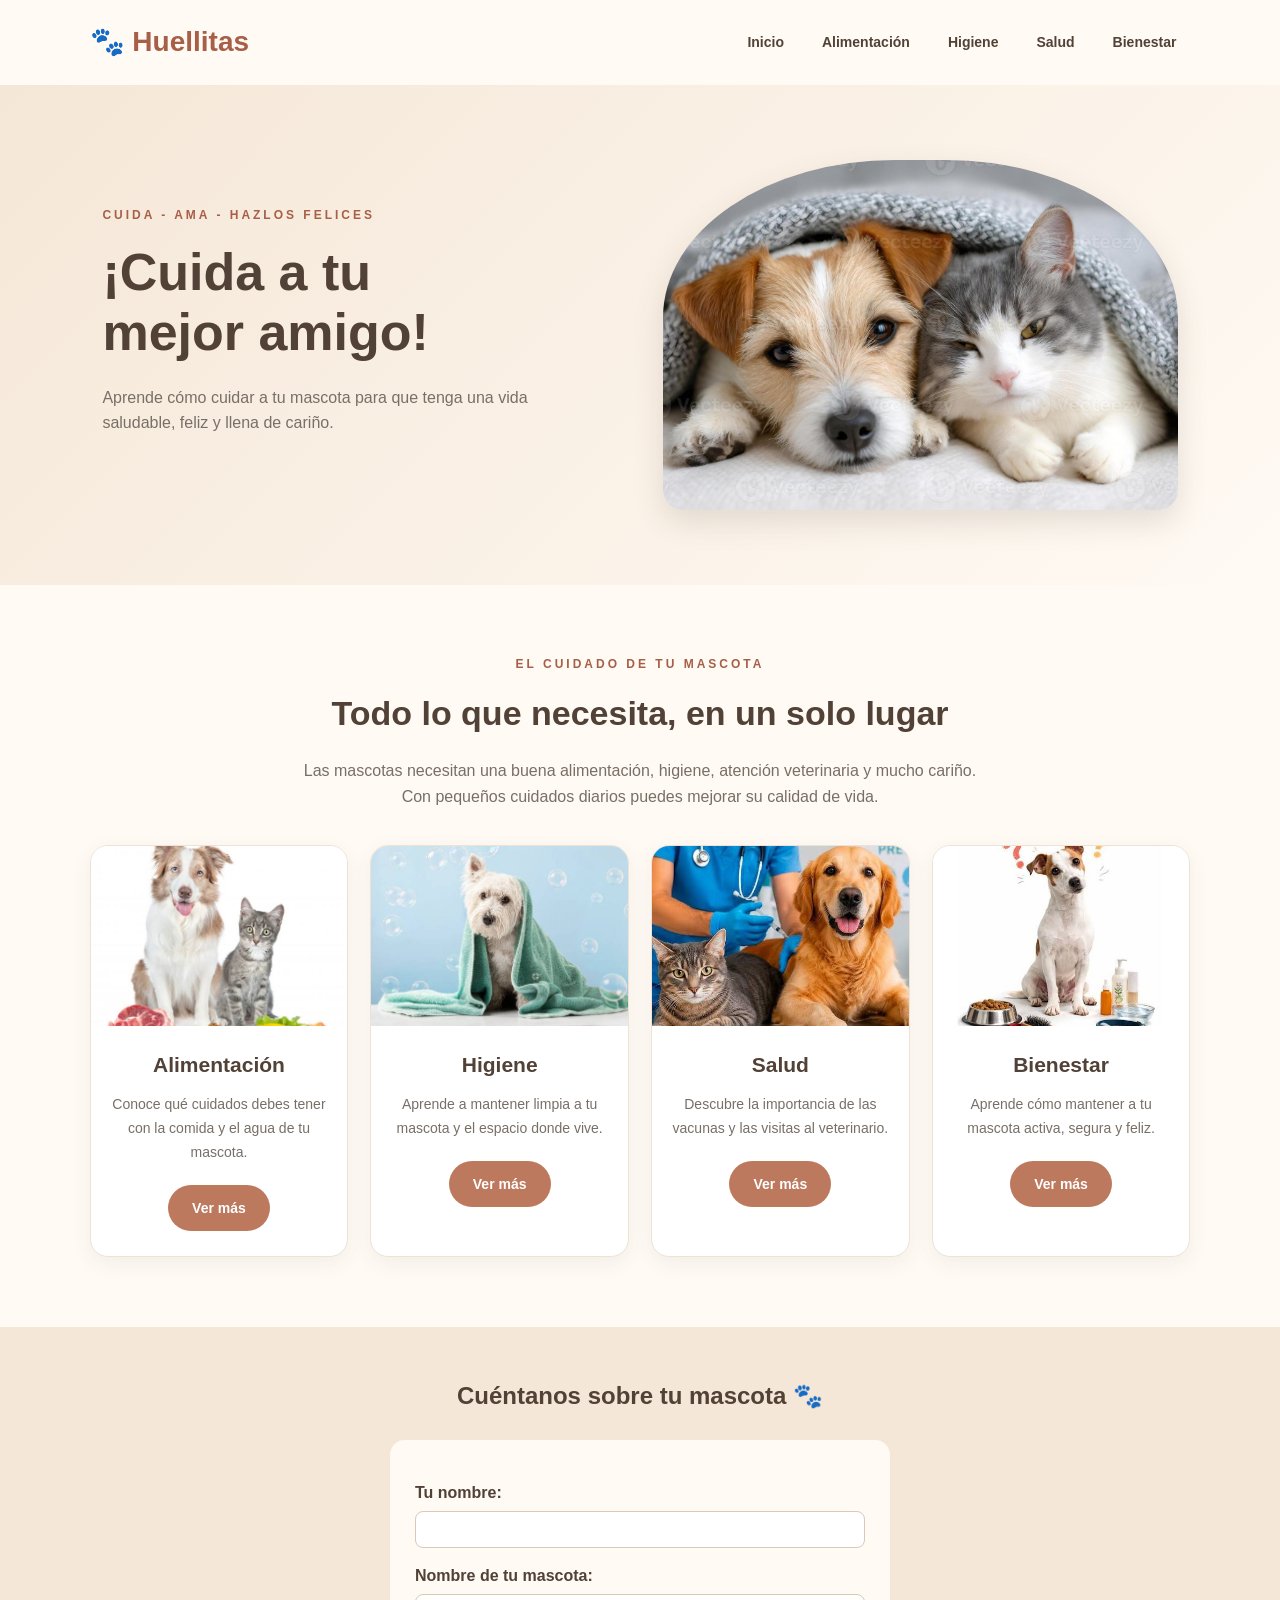
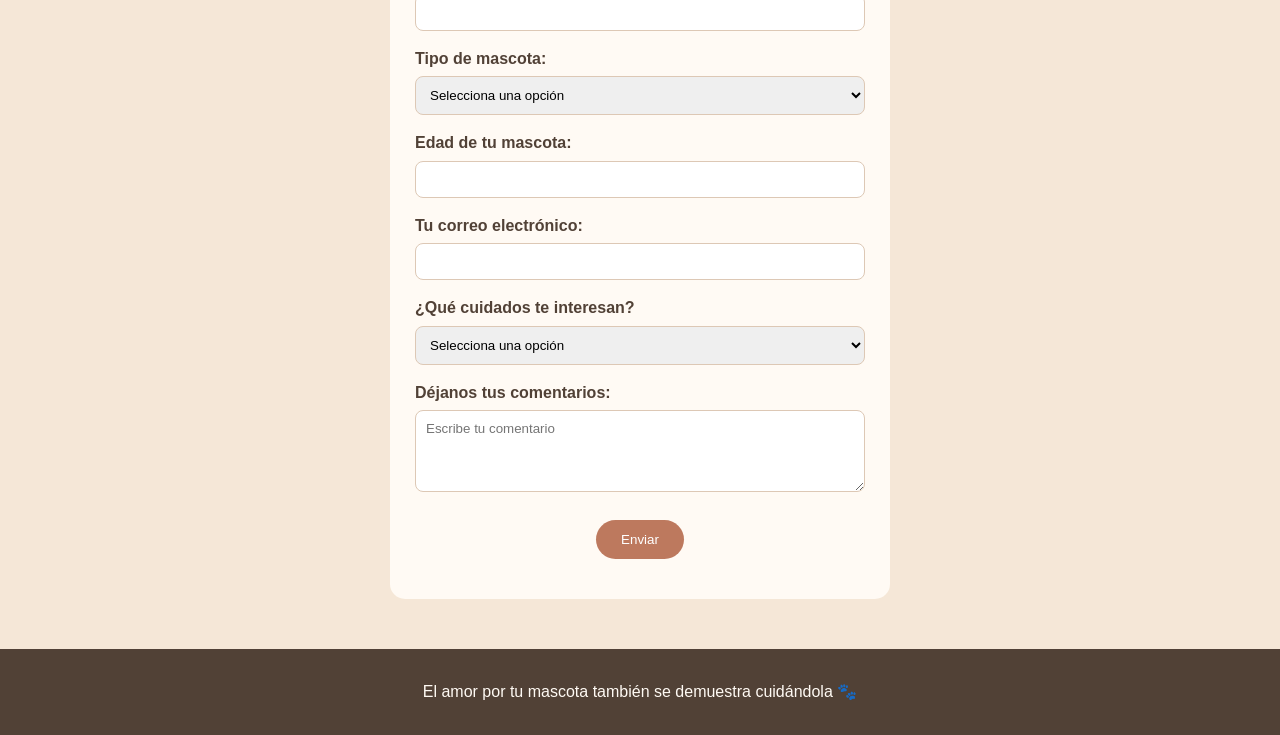
<file: index.html>
<!DOCTYPE html>
<html lang="es">

<head>
    <meta charset="UTF-8">
    <meta name="viewport" content="width=device-width, initial-scale=1.0">
    <title>Huellitas</title>
    <link rel="stylesheet" href="style.css">
</head>

<body>
    <header>
        <h2>🐾 Huellitas</h2>

        <nav>
            <a href="index.html">Inicio</a>
            <a href="alimentacion.html">Alimentación</a>
            <a href="higiene.html">Higiene</a>
            <a href="salud.html">Salud</a>
            <a href="bienestar.html">Bienestar</a>
        </nav>
    </header>
    <section id="inicio">

        <div class="inicio-texto">

            <p class="subtitulo">CUIDA - AMA - HAZLOS FELICES</p>

            <h1>¡Cuida a tu<br>mejor amigo!</h1>

            <p>
                Aprende cómo cuidar a tu mascota para que tenga
                una vida saludable, feliz y llena de cariño.
            </p>

        </div>

        <div class="inicio-imagen">
            <img src="img/img1PG.jpg">
        </div>

    </section>
    <section id="informacion">

        <p class="subtitulo texto-centro">
            EL CUIDADO DE TU MASCOTA
        </p>

        <h2 class="titulo">
            Todo lo que necesita, en un solo lugar
        </h2>

        <p class="descripcion">
            Las mascotas necesitan una buena alimentación,
            higiene, atención veterinaria y mucho cariño.
            Con pequeños cuidados diarios puedes mejorar
            su calidad de vida.
        </p>

        <div class="productos">
            <div class="tarjeta">

                <img src="img/alimentacion.jpg">

                <div class="tarjeta-contenido">

                    <h3>Alimentación</h3>

                    <p>
                        Conoce qué cuidados debes tener con
                        la comida y el agua de tu mascota.
                    </p>

                    <a href="alimentacion.html" class="boton">
                        Ver más
                    </a>

                </div>

            </div>
            <div class="tarjeta">

                <img src="img/Hijiene.jpg">

                <div class="tarjeta-contenido">

                    <h3>Higiene</h3>

                    <p>
                        Aprende a mantener limpia a tu mascota
                        y el espacio donde vive.
                    </p>

                    <a href="higiene.html" class="boton">
                        Ver más
                    </a>

                </div>

            </div>
            <div class="tarjeta">

                <img src="img/Salud.jpg">

                <div class="tarjeta-contenido">

                    <h3>Salud</h3>

                    <p>
                        Descubre la importancia de las vacunas
                        y las visitas al veterinario.
                    </p>

                    <a href="salud.html" class="boton">
                        Ver más
                    </a>

                </div>

            </div>
            <div class="tarjeta">

                <img src="img/bienesatar.jpg">

                <div class="tarjeta-contenido">

                    <h3>Bienestar</h3>

                    <p>
                        Aprende cómo mantener a tu mascota
                        activa, segura y feliz.
                    </p>

                    <a href="bienestar.html" class="boton">
                        Ver más
                    </a>

                </div>

            </div>

        </div>

    </section>
    <section id="formulario">

        <h2>Cuéntanos sobre tu mascota 🐾</h2>

        <form id="formulario-mascota">

            <label for="nombre">Tu nombre:</label>
            <input type="text" id="nombre" name="nombre" required>

            <label for="mascota">Nombre de tu mascota:</label>
            <input type="text" id="mascota" name="mascota" required>

            <label for="tipo">Tipo de mascota:</label>

            <select id="tipo" name="tipo" required>
                <option value="">Selecciona una opción</option>
                <option value="Perro">Perro</option>
                <option value="Gato">Gato</option>
                <option value="Otro">Otro</option>
            </select>

            <label for="edad">Edad de tu mascota:</label>
            <input type="number" id="edad" name="edad" min="0" required>

            <label for="correo">Tu correo electrónico:</label>
            <input type="email" id="correo" name="correo" required>

            <label for="cuidados">¿Qué cuidados te interesan?</label>

            <select id="cuidados" name="cuidados" required>
                <option value="">Selecciona una opción</option>
                <option value="Alimentación">Alimentación</option>
                <option value="Higiene">Higiene</option>
                <option value="Salud">Salud</option>
                <option value="Bienestar">Bienestar</option>
            </select>

            <label for="comentarios">Déjanos tus comentarios:</label>

            <textarea id="comentarios"
                      name="comentarios"
                      rows="4"
                      placeholder="Escribe tu comentario"></textarea>

            <button type="submit">Enviar</button>

            <p id="mensaje"></p>

        </form>

    </section>

    <footer>
        <p>
            El amor por tu mascota también se demuestra cuidándola 🐾
        </p>
    </footer>

    <script src="funtion.js"></script>

</body>
</html>
</file>
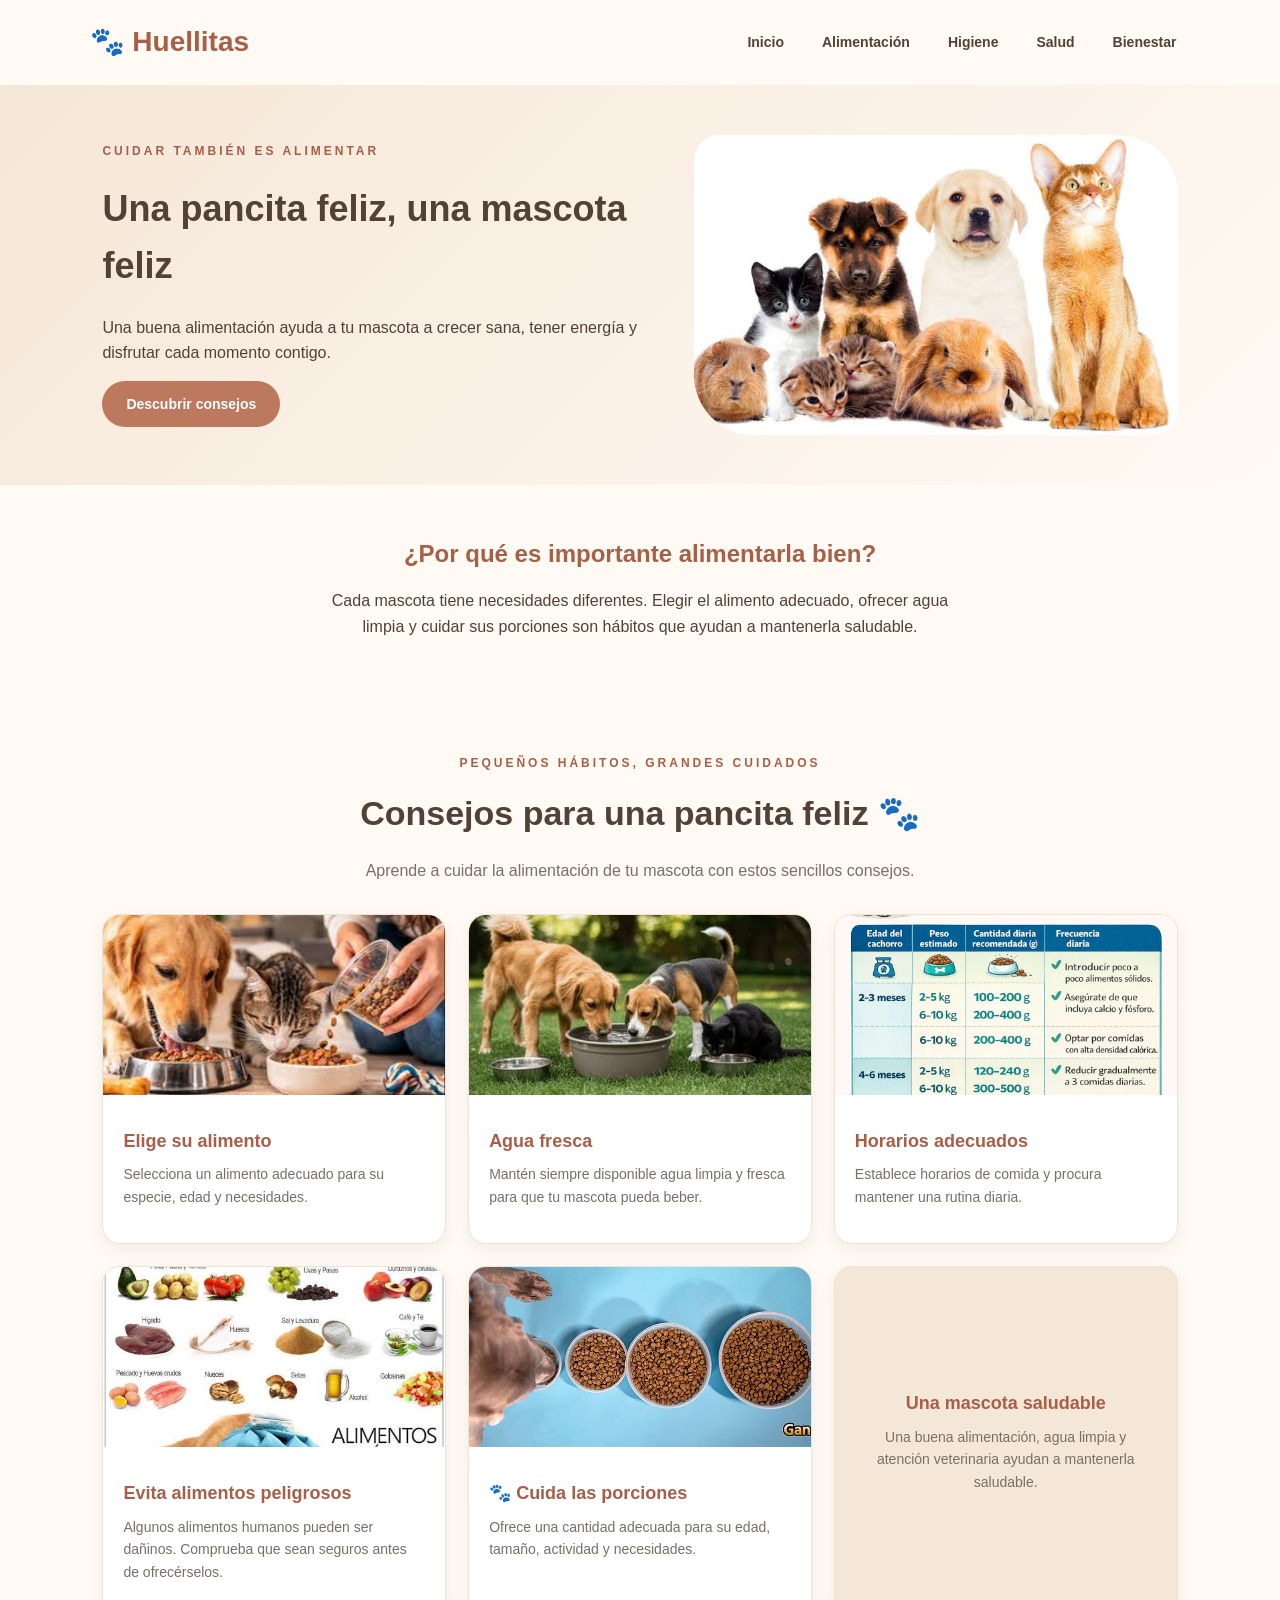
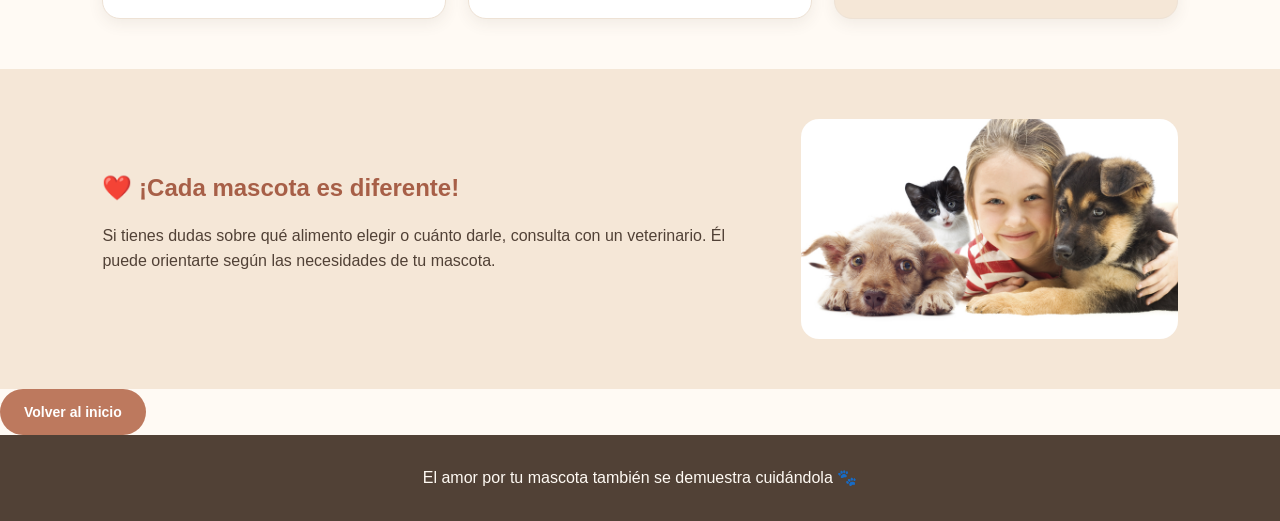
<file: alimentacion.html>
<!DOCTYPE html>
<html lang="es">

<head>
    <meta charset="UTF-8">
    <meta name="viewport" content="width=device-width, initial-scale=1.0">
    <title>Alimentación - Huellitas</title>
    <link rel="stylesheet" href="style.css">
</head>

<body>

    <header>
        <h2>🐾 Huellitas</h2>
        <nav>
            <a href="index.html">Inicio</a>
            <a href="alimentacion.html">Alimentación</a>
            <a href="higiene.html">Higiene</a>
            <a href="salud.html">Salud</a>
            <a href="bienestar.html">Bienestar</a>
        </nav>
    </header>
    <section class="portada-alimentacion">

        <div>
            <p class="subtitulo">CUIDAR TAMBIÉN ES ALIMENTAR</p>

            <h1>Una pancita feliz, una mascota feliz</h1>

            <p>
                Una buena alimentación ayuda a tu mascota
                a crecer sana, tener energía y disfrutar
                cada momento contigo.
            </p>

            <a href="#consejos" class="boton">
                Descubrir consejos 
            </a>
        </div>

        <img src="img/aliM.jpg">

    </section>
    <section class="introduccion-alimentacion">

        <h2>¿Por qué es importante alimentarla bien?</h2>

        <p>
            Cada mascota tiene necesidades diferentes.
            Elegir el alimento adecuado, ofrecer agua limpia
            y cuidar sus porciones son hábitos que ayudan
            a mantenerla saludable.
        </p>

    </section>
    <section id="consejos" class="seccion-alimentacion">

        <p class="subtitulo texto-centro">
            PEQUEÑOS HÁBITOS, GRANDES CUIDADOS
        </p>

        <h2 class="titulo">
            Consejos para una pancita feliz 🐾
        </h2>

        <p class="descripcion">
            Aprende a cuidar la alimentación de tu mascota
            con estos sencillos consejos.
        </p>

        <div class="tarjetas-alimentacion">

            <div class="consejo-alimentacion">
                <img src="img/alimento.jpg"
                     alt="Alimento para mascotas">

                <div class="contenido-consejo">
                    <h3>Elige su alimento</h3>
                    <p>
                        Selecciona un alimento adecuado para su
                        especie, edad y necesidades.
                    </p>
                </div>
            </div>

            <div class="consejo-alimentacion">

                <img src="img/agua.jpg">

                <div class="contenido-consejo">
                    <h3> Agua fresca</h3>

                    <p>
                        Mantén siempre disponible agua limpia
                        y fresca para que tu mascota pueda beber.
                    </p>

                </div>

            </div>
            <div class="consejo-alimentacion">

                <img src="img/horarios.webp"
                     alt="Mascotas en un ambiente tranquilo">

                <div class="contenido-consejo">

                    <h3>Horarios adecuados</h3>

                    <p>
                        Establece horarios de comida y procura
                        mantener una rutina diaria.
                    </p>
                </div>
            </div>
            <div class="consejo-alimentacion">

                <img src="img/toxico.jpg"
                     alt="Cuidado de la salud de una mascota">

                <div class="contenido-consejo">

                    <h3>Evita alimentos peligrosos</h3>

                    <p>
                        Algunos alimentos humanos pueden ser dañinos.
                        Comprueba que sean seguros antes de ofrecérselos.
                    </p>

                </div>

            </div>
            <div class="consejo-alimentacion">

                <img src="img/porciones.jpg">

                <div class="contenido-consejo">

                    <h3>🐾 Cuida las porciones</h3>

                    <p>
                        Ofrece una cantidad adecuada para su edad,
                        tamaño, actividad y necesidades.
                    </p>

                </div>

            </div>
            <div class="consejo-alimentacion tarjeta-final">

                <div class="contenido-consejo">

                    <h3>Una mascota saludable</h3>

                    <p>
                        Una buena alimentación, agua limpia y atención
                        veterinaria ayudan a mantenerla saludable.
                    </p>

                </div>

            </div>

        </div>

    </section>
    <section class="aviso-alimentacion">

        <div>

            <h2>❤️ ¡Cada mascota es diferente!</h2>

            <p>
                Si tienes dudas sobre qué alimento elegir
                o cuánto darle, consulta con un veterinario.
                Él puede orientarte según las necesidades
                de tu mascota.
            </p>

        </div>

        <img src="img/m.png">
    </section>

        <a href="index.html" class="boton">
        Volver al inicio
        </a>

    </div>

    <!-- Pie de página -->
    <footer>

        <p>
            El amor por tu mascota también se demuestra cuidándola 🐾
        </p>

    </footer>

    <script src="funtion.js"></script>

</body>
</html>
</file>
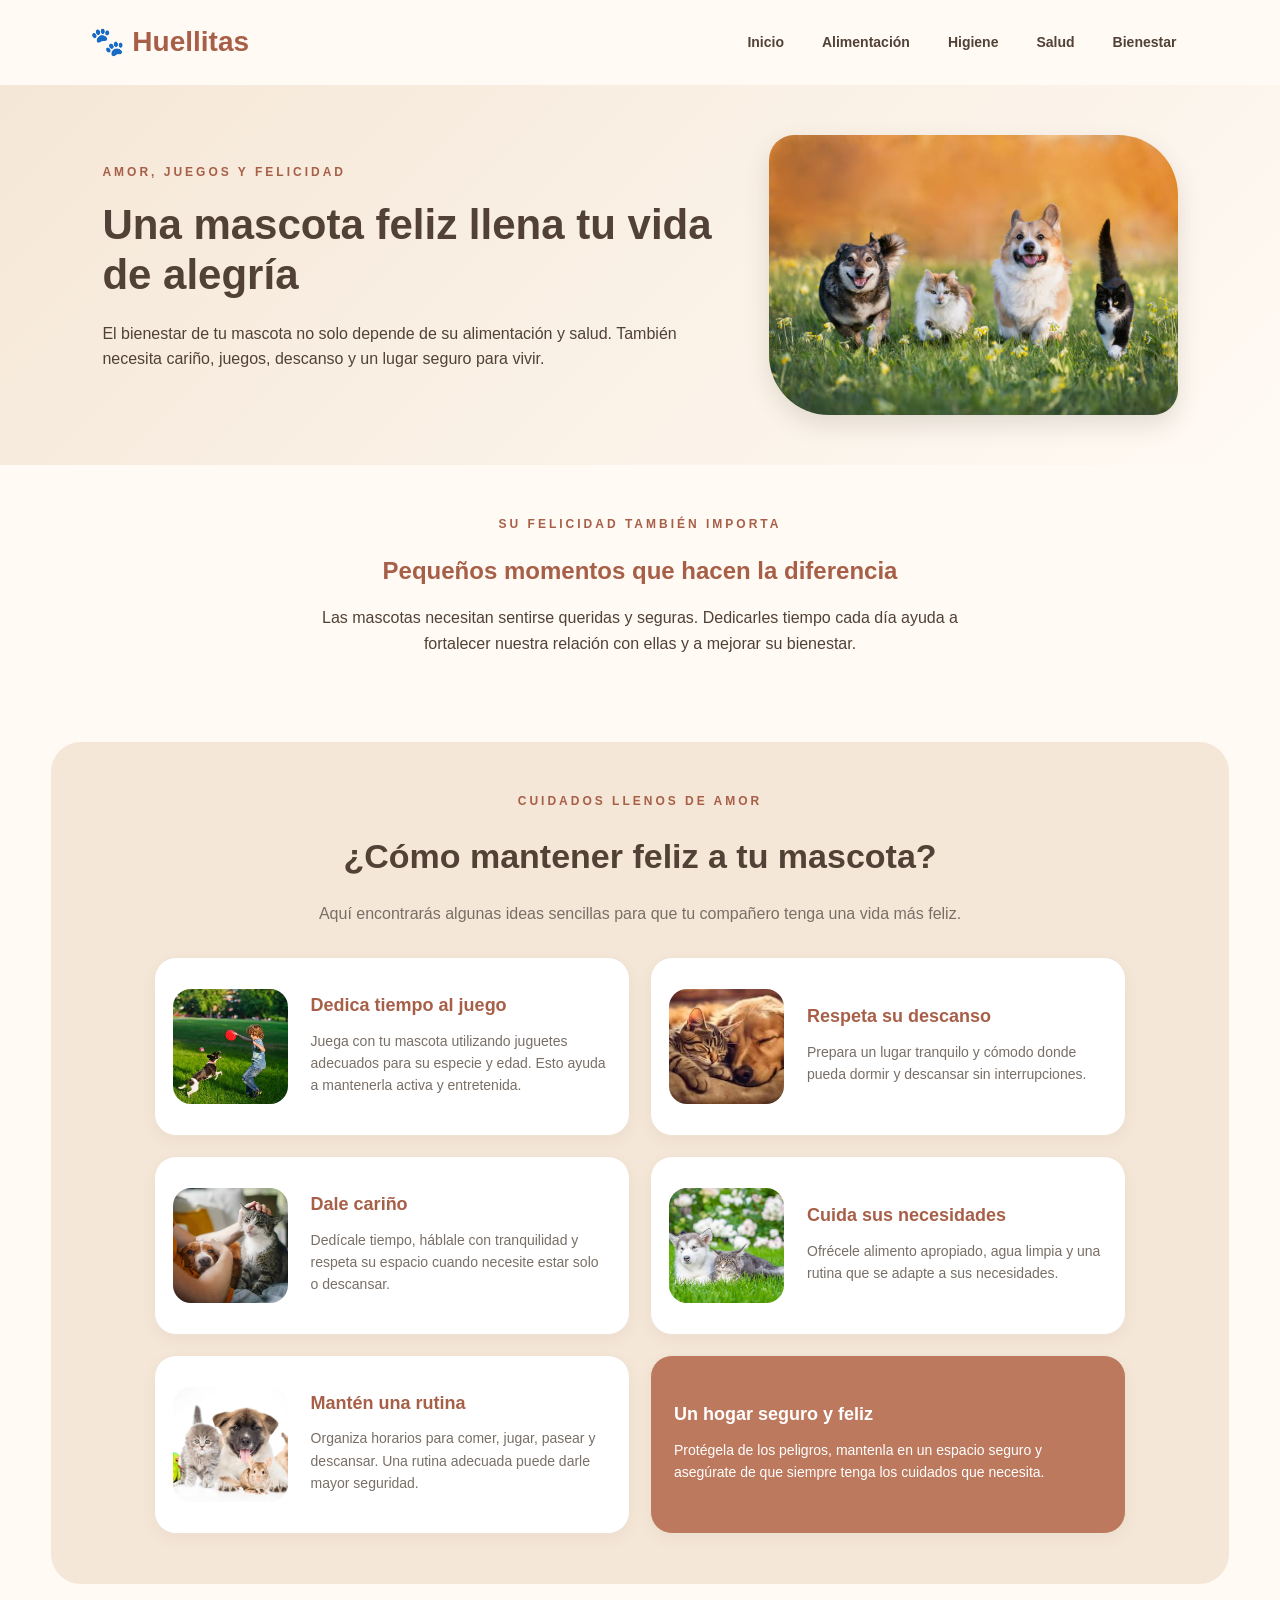
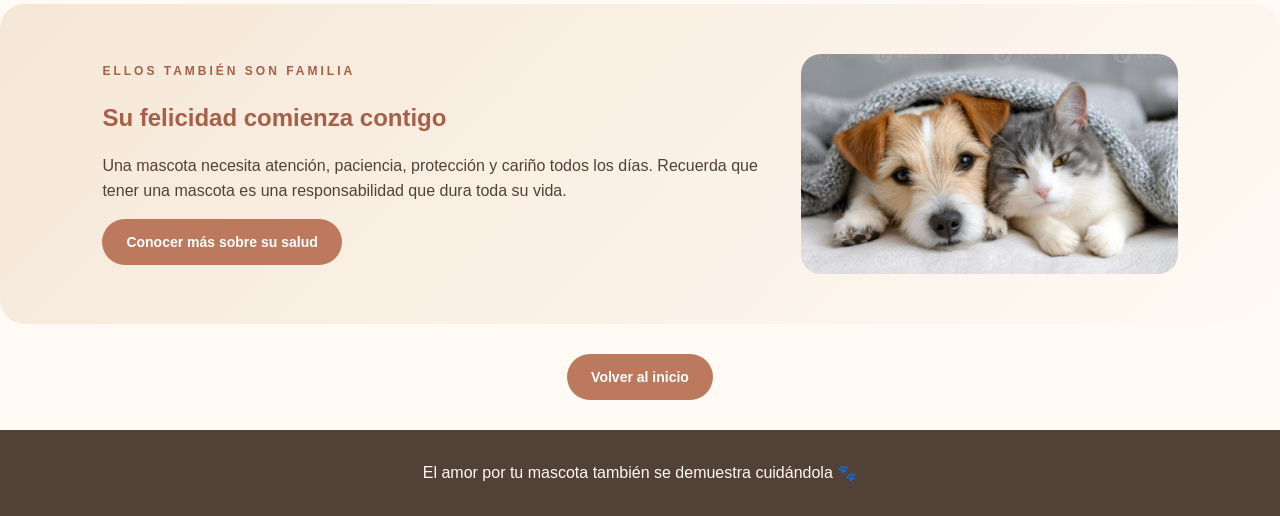
<file: bienestar.html>
<!DOCTYPE html>
<html lang="es">
<head>
    <meta charset="UTF-8">
    <meta name="viewport" content="width=device-width, initial-scale=1.0">

    <title>Bienestar Huellitas</title>

    <link rel="stylesheet" href="style.css">
</head>

<body>

    <header>
        <h2>🐾 Huellitas</h2>

        <nav>
            <a href="index.html">Inicio</a>
            <a href="alimentacion.html">Alimentación</a>
            <a href="higiene.html">Higiene</a>
            <a href="salud.html">Salud</a>
            <a href="bienestar.html">Bienestar</a>
        </nav>
    </header>

    <section class="portada-bienestar">

        <div>
            <p class="subtitulo">AMOR, JUEGOS Y FELICIDAD</p>

            <h1>Una mascota feliz llena tu vida de alegría</h1>

            <p>
                El bienestar de tu mascota no solo depende de su
                alimentación y salud. También necesita cariño,
                juegos, descanso y un lugar seguro para vivir.
            </p>
        </div>
        <img src="img/bien2.jpg">

    </section>
    <section class="introduccion-bienestar">

        <p class="subtitulo">SU FELICIDAD TAMBIÉN IMPORTA</p>

        <h2>Pequeños momentos que hacen la diferencia </h2>

        <p>
            Las mascotas necesitan sentirse queridas y seguras.
            Dedicarles tiempo cada día ayuda a fortalecer
            nuestra relación con ellas y a mejorar su bienestar.
        </p>

    </section>
    <section id="consejos-bienestar" class="seccion-bienestar">

        <p class="subtitulo">CUIDADOS LLENOS DE AMOR</p>

        <h2 class="titulo">¿Cómo mantener feliz a tu mascota?</h2>

        <p class="descripcion">
            Aquí encontrarás algunas ideas sencillas para
            que tu compañero tenga una vida más feliz.
        </p>

        <div class="tarjetas-bienestar">
            <div class="consejo-bienestar">

                <img src="img/jugando.jpg">

                <div class="contenido-bienestar">

                    <h3>Dedica tiempo al juego</h3>

                    <p>
                        Juega con tu mascota utilizando juguetes
                        adecuados para su especie y edad.
                        Esto ayuda a mantenerla activa y entretenida.
                    </p>

                </div>

            </div>
            <div class="consejo-bienestar">

                <img src="img/descanso.jpg">

                <div class="contenido-bienestar">

                    <h3>Respeta su descanso</h3>

                    <p>
                        Prepara un lugar tranquilo y cómodo
                        donde pueda dormir y descansar sin
                        interrupciones.
                    </p>

                </div>

            </div>
            <div class="consejo-bienestar">

                <img src="img/cariño.jpg">

                <div class="contenido-bienestar">

                    <h3> Dale cariño</h3>

                    <p>
                        Dedícale tiempo, háblale con tranquilidad
                        y respeta su espacio cuando necesite estar
                        solo o descansar.
                    </p>

                </div>

            </div>
            <div class="consejo-bienestar">

                <img src="img/necesidades.jpg">

                <div class="contenido-bienestar">

                    <h3>Cuida sus necesidades</h3>

                    <p>
                        Ofrécele alimento apropiado, agua limpia
                        y una rutina que se adapte a sus necesidades.
                    </p>

                </div>

            </div>
            <div class="consejo-bienestar">

                <img src="img/rutina.webp">

                <div class="contenido-bienestar">

                    <h3>Mantén una rutina</h3>

                    <p>
                        Organiza horarios para comer, jugar,
                        pasear y descansar. Una rutina adecuada
                        puede darle mayor seguridad.
                    </p>

                </div>

            </div>
            <div class="consejo-bienestar tarjeta-final-bienestar">


                <div class="contenido-bienestar">

                    <h3>Un hogar seguro y feliz</h3>

                    <p>
                        Protégela de los peligros, mantenla en
                        un espacio seguro y asegúrate de que
                        siempre tenga los cuidados que necesita.
                    </p>

                </div>

            </div>

        </div>

    </section>
    <section class="aviso-bienestar">

        <div>

            <p class="subtitulo">ELLOS TAMBIÉN SON FAMILIA</p>

            <h2>Su felicidad comienza contigo </h2>

            <p>
                Una mascota necesita atención, paciencia,
                protección y cariño todos los días.
                Recuerda que tener una mascota es una
                responsabilidad que dura toda su vida.
            </p>

            <a href="salud.html" class="boton">
                Conocer más sobre su salud
            </a>

        </div>

        <img src="img/img1PG.jpg"
             alt="Un perro y un gato juntos">

    </section>
    <div class="regresar-bienestar">

        <a href="index.html" class="boton">
            Volver al inicio
        </a>

    </div>
    <footer>
        <p>
            El amor por tu mascota también se demuestra cuidándola 🐾
        </p>
    </footer>

    <script src="funtion.js"></script>

</body>
</html>
</file>
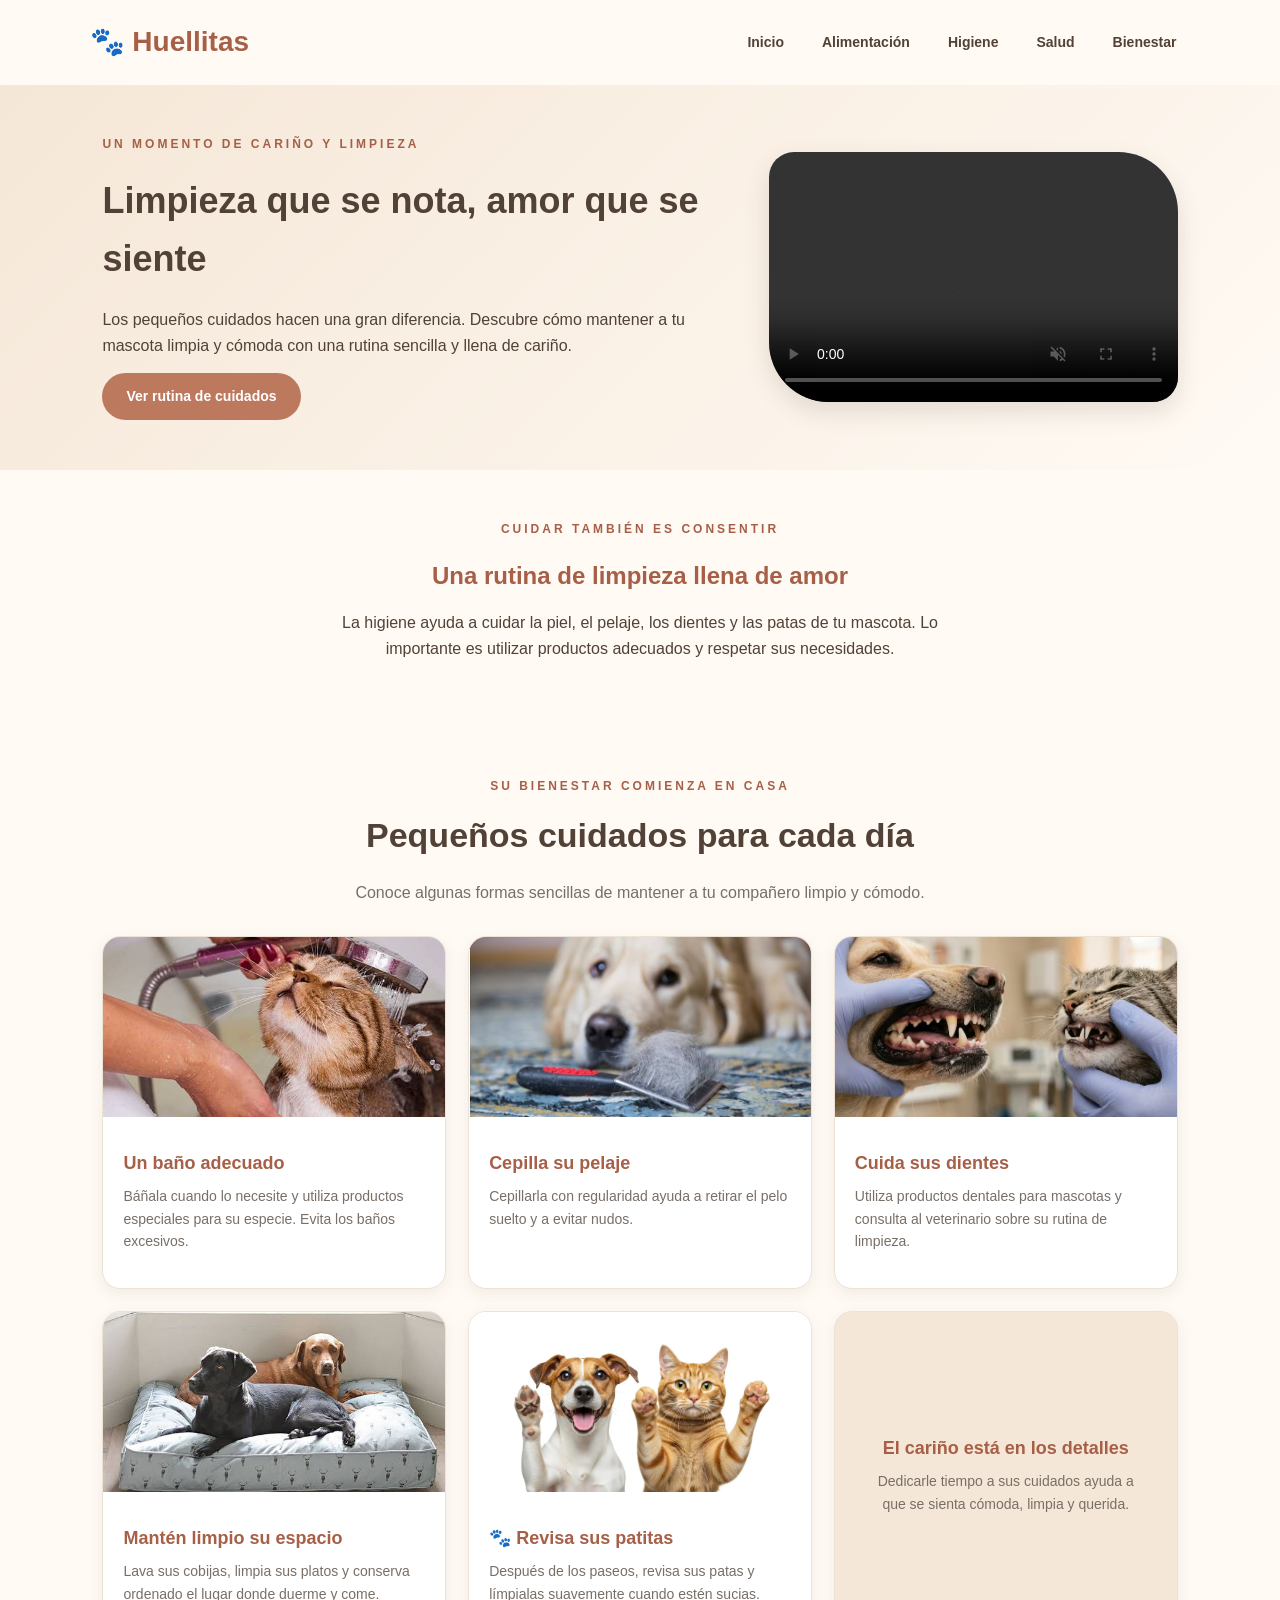
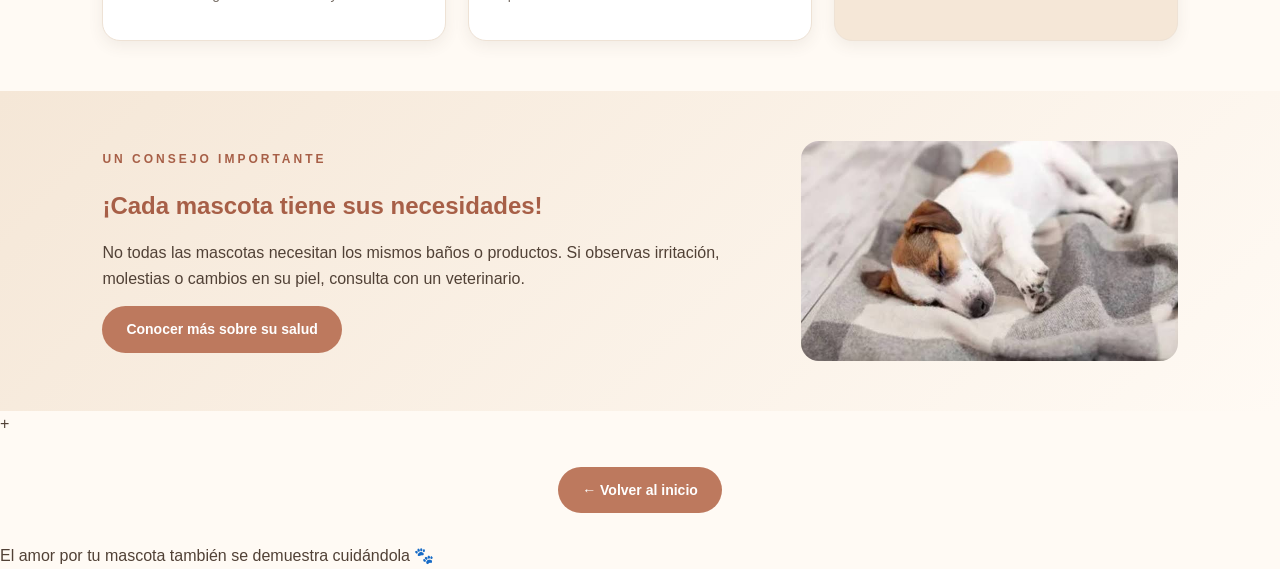
<file: higiene.html>
<!DOCTYPE html>
<html lang="es">
<head>
    <meta charset="UTF-8">
    <meta name="viewport" content="width=device-width, initial-scale=1.0">
    <title>Higiene Huellitas</title>
    <link rel="stylesheet" href="style.css">
</head>

<body>
    <header>
        <h2>🐾 Huellitas</h2>

        <nav>
            <a href="index.html">Inicio</a>
            <a href="alimentacion.html">Alimentación</a>
            <a href="higiene.html">Higiene</a>
            <a href="salud.html">Salud</a>
            <a href="bienestar.html">Bienestar</a>
        </nav>
    </header>
    <section class="portada-higiene">

        <div>
            <p class="subtitulo">UN MOMENTO DE CARIÑO Y LIMPIEZA</p>

            <h1>Limpieza que se nota, amor que se siente</h1>

            <p>
                Los pequeños cuidados hacen una gran diferencia.
                Descubre cómo mantener a tu mascota limpia y cómoda
                con una rutina sencilla y llena de cariño.
            </p>

            <a href="#consejos-higiene" class="boton">
                Ver rutina de cuidados 
            </a>
        </div>

        <video class="video-higiene" controls autoplay muted loop playsinline>
            <source src="img/Vhijiene.mp4" type="video/mp4">
            Tu navegador no puede reproducir este video.
        </video>

    </section>
    <section class="introduccion-higiene">

        <p class="subtitulo">CUIDAR TAMBIÉN ES CONSENTIR</p>

        <h2>Una rutina de limpieza llena de amor</h2>

        <p>
            La higiene ayuda a cuidar la piel, el pelaje,
            los dientes y las patas de tu mascota. Lo importante
            es utilizar productos adecuados y respetar sus
            necesidades.
        </p>

    </section>
    <section id="consejos-higiene" class="seccion-higiene">

        <p class="subtitulo texto-centro">
            SU BIENESTAR COMIENZA EN CASA
        </p>

        <h2 class="titulo">Pequeños cuidados para cada día</h2>

        <p class="descripcion">
            Conoce algunas formas sencillas de mantener
            a tu compañero limpio y cómodo.
        </p>

        <div class="tarjetas-higiene">

            <div class="consejo-higiene">
                <img src="img/baño.jpg">

                <div class="contenido-higiene">
                    <h3>Un baño adecuado</h3>
                    <p>
                        Báñala cuando lo necesite y utiliza productos
                        especiales para su especie. Evita los baños excesivos.
                    </p>
                </div>
            </div>
            <div class="consejo-higiene">
                <img src="img/sepillo.jpg">

                <div class="contenido-higiene">
                    <h3>Cepilla su pelaje</h3>
                    <p>
                        Cepillarla con regularidad ayuda a retirar
                        el pelo suelto y a evitar nudos.
                    </p>
                </div>
            </div>
            <div class="consejo-higiene">
                <img src="img/dientes.avif">

                <div class="contenido-higiene">
                    <h3>Cuida sus dientes</h3>
                    <p>
                        Utiliza productos dentales para mascotas
                        y consulta al veterinario sobre su rutina de limpieza.
                    </p>
                </div>
            </div>
            <div class="consejo-higiene">
                <img src="img/limpio.jpg" >

                <div class="contenido-higiene">
                    <h3>Mantén limpio su espacio</h3>
                    <p>
                        Lava sus cobijas, limpia sus platos y conserva
                        ordenado el lugar donde duerme y come.
                    </p>
                </div>
            </div>
            <div class="consejo-higiene">
                <img src="img/huellitas.jpg">

                <div class="contenido-higiene">
                    <h3>🐾 Revisa sus patitas</h3>
                    <p>
                        Después de los paseos, revisa sus patas
                        y límpialas suavemente cuando estén sucias.
                    </p>
                </div>
            </div>
            <div class="consejo-higiene tarjeta-final-higiene">
            

                <div class="contenido-higiene">
                    <h3>El cariño está en los detalles</h3>
                    <p>
                        Dedicarle tiempo a sus cuidados ayuda
                        a que se sienta cómoda, limpia y querida.
                    </p>
                </div>
            </div>

        </div>

    </section>
    <section class="aviso-higiene">

        <div>
            <p class="subtitulo">UN CONSEJO IMPORTANTE</p>

            <h2>¡Cada mascota tiene sus necesidades! </h2>

            <p>
                No todas las mascotas necesitan los mismos baños
                o productos. Si observas irritación, molestias
                o cambios en su piel, consulta con un veterinario.
            </p>

            <a href="salud.html" class="boton">
                Conocer más sobre su salud
            </a>
        </div>

        <img src="img/descansando.jpg"
             alt="Mascota descansando después de sus cuidados">

    </section>+
    <div class="regresar-higiene">
        <a href="index.html" class="boton">← Volver al inicio</a>
    </div>
        <p>El amor por tu mascota también se demuestra cuidándola 🐾</p>
    </footer>

    <script src="funtion.js"></script>

</body>
</html>
</file>
<file: style.css>
* {
    margin: 0;
    padding: 0;
    box-sizing: border-box;
}
body {
    font-family: Arial, Helvetica, sans-serif;
    background-color: #fffaf4;
    color: #514136;
    line-height: 1.6;
}
header {
    background-color: #fffaf4;
    padding: 20px 7%;
    display: flex;
    justify-content: space-between;
    align-items: center;
    flex-wrap: wrap;
    gap: 15px;
    box-shadow: 0 3px 12px rgba(81, 65, 54, 0.08);
}
header h2 {
    color: #a75f47;
    font-size: 28px;
}
nav {
    display: flex;
    gap: 10px;
    flex-wrap: wrap;
}
nav a {
    text-decoration: none;
    color: #514136;
    font-size: 14px;
    font-weight: bold;
    padding: 10px 14px;
    border-radius: 25px;
    transition: 0.3s;
}

nav a:hover {
    background-color: #f0dfcf;
    color: #a75f47;
}
#inicio {
    display: flex;
    align-items: center;
    justify-content: space-between;
    gap: 45px;
    padding: 75px 8%;
    background: linear-gradient(135deg, #f5e7d7, #fffaf4);
    text-align: left;
}

.inicio-texto {
    flex: 1;
}

.subtitulo {
    color: #a75f47;
    font-size: 12px;
    font-weight: bold;
    letter-spacing: 3px;
    margin-bottom: 18px;
}

#inicio h1 {
    color: #514136;
    font-size: 52px;
    line-height: 1.15;
    margin-bottom: 22px;
}

#inicio .inicio-texto > p:not(.subtitulo) {
    max-width: 480px;
    margin-bottom: 28px;
    color: #786f67;
    font-size: 16px;
}

.inicio-imagen {
    flex: 1;
    min-width: 0;
}

.inicio-imagen img {
    display: block;
    width: 100%;
    height: 350px;
    object-fit: cover;
    border-radius: 45% 45% 20px 20px;
    box-shadow: 0 12px 30px rgba(81, 65, 54, 0.15);
}
.boton {
    display: inline-block;
    text-decoration: none;
    border: none;
    border-radius: 30px;
    padding: 12px 24px;
    background-color: #bd795e;
    color: white;
    font-size: 14px;
    font-weight: bold;
    cursor: pointer;
    transition: 0.3s;
}

.boton:hover {
    background-color: #514136;
    transform: translateY(-2px);
}
#informacion {
    padding: 70px 7%;
    text-align: center;
}

.texto-centro {
    text-align: center;
    margin-bottom: 12px;
}

.titulo {
    font-size: 34px;
    color: #514136;
    margin-bottom: 18px;
}

.descripcion {
    max-width: 700px;
    margin: 0 auto;
    color: #786f67;
    font-size: 16px;
}
.productos {
    display: grid;
    grid-template-columns: repeat(4, minmax(0, 1fr));
    gap: 22px;
    margin-top: 35px;
}

.tarjeta {
    background-color: #ffffff;
    padding: 0;
    border: 1px solid #eee2d5;
    border-radius: 18px;
    overflow: hidden;
    box-shadow: 0 6px 20px rgba(81, 65, 54, 0.07);
    transition: transform 0.3s, box-shadow 0.3s;
}

.tarjeta:hover {
    transform: translateY(-8px);
    box-shadow: 0 15px 30px rgba(81, 65, 54, 0.15);
}

.tarjeta > img {
    display: block;
    width: 100%;
    height: 180px;
    object-fit: cover;
    transition: transform 0.4s;
}

.tarjeta:hover > img {
    transform: scale(1.04);
}

.tarjeta-contenido {
    padding: 22px 18px 25px;
    text-align: center;
}

.tarjeta-contenido h3 {
    font-size: 21px;
    margin-bottom: 12px;
    color: #514136;
}

.tarjeta-contenido p {
    font-size: 14px;
    line-height: 1.7;
    color: #786f67;
    margin-bottom: 20px;
}
section:not(#inicio):not(#informacion) {
    padding: 50px 8%;
}

section h1 {
    color: #514136;
    font-size: 36px;
    margin-bottom: 20px;
}

section h2 {
    color: #a75f47;
    margin-bottom: 15px;
}

section p {
    margin-bottom: 15px;
}

section ul {
    padding-left: 25px;
    margin-bottom: 25px;
}

section li {
    margin-bottom: 10px;
}
.aviso {
    background-color: #f5e7d7;
    border-left: 5px solid #bd795e;
    border-radius: 10px;
    padding: 20px;
    margin: 25px 0;
}

.lista-cuidados {
    background-color: #ffffff;
    padding: 25px;
    border-radius: 15px;
    border: 1px solid #eee2d5;
    margin: 20px 0;
    box-shadow: 0 5px 15px rgba(81, 65, 54, 0.05);
}
.volver {
    display: inline-block;
    margin-top: 20px;
    text-decoration: none;
    background-color: #bd795e;
    color: white;
    padding: 12px 22px;
    border-radius: 25px;
    font-weight: bold;
    transition: 0.3s;
}

.volver:hover {
    background-color: #514136;
}
footer {
    background-color: #514136;
    color: #fffaf4;
    text-align: center;
    padding: 30px 20px;
    margin-top: 0;
}
#formulario {
    background-color: #f5e7d7;
    padding: 40px 20px;
}

#formulario h2 {
    text-align: center;
    color: #514136;
    margin-bottom: 25px;
}

#formulario-mascota {
    background-color: #fffaf4;
    max-width: 500px;
    margin: auto;
    padding: 25px;
    border-radius: 15px;
}

#formulario-mascota label {
    display: block;
    margin-top: 15px;
    margin-bottom: 5px;
    font-weight: bold;
}

#formulario-mascota input,
#formulario-mascota select {
    width: 100%;
    padding: 10px;
    border: 1px solid #ddc8b5;
    border-radius: 8px;
}

#formulario-mascota button {
    display: block;
    margin: 20px auto 0;
    padding: 12px 25px;
    border: none;
    border-radius: 25px;
    background-color: #bd795e;
    color: white;
    cursor: pointer;
}

#formulario-mascota button:hover {
    background-color: #514136;
}
#formulario-mascota textarea {
    width: 100%;
    padding: 10px;
    border: 1px solid #ddc8b5;
    border-radius: 8px;
    font-family: Arial, Helvetica, sans-serif;
    resize: vertical;
}
#mensaje {
    text-align: center;
    margin-top: 15px;
    color: #58734c;
}
footer p {
    margin: 0;
}
@media screen and (max-width: 1000px) {
    header {
        padding: 20px 5%;
    }

    #inicio {
        padding: 55px 5%;
        gap: 25px;
    }

    #inicio h1 {
        font-size: 42px;
    }

    .inicio-imagen img {
        height: 300px;
    }

    .productos {
        grid-template-columns: repeat(2, minmax(0, 1fr));
    }

    .titulo {
        font-size: 30px;
    }
}
@media screen and (max-width: 600px) {
    header {
        flex-direction: column;
        text-align: center;
    }

    nav {
        justify-content: center;
        gap: 5px;
    }

    nav a {
        padding: 8px 10px;
        font-size: 13px;
    }

    #inicio {
        flex-direction: column;
        text-align: center;
        padding: 50px 6%;
    }

    #inicio h1 {
        font-size: 38px;
    }

    #inicio .inicio-texto > p:not(.subtitulo) {
        margin-left: auto;
        margin-right: auto;
    }

    .inicio-imagen {
        width: 100%;
    }

    .inicio-imagen img {
        height: 260px;
        border-radius: 25px;
    }

    #informacion {
        padding: 50px 6%;
    }

    .titulo {
        font-size: 27px;
    }

    .productos {
        grid-template-columns: 1fr;
        gap: 22px;
    }

    .tarjeta > img {
        height: 230px;
    }

    .tarjeta-contenido {
        padding: 22px;
    }

    section:not(#inicio):not(#informacion) {
        padding: 35px 6%;
    }

    section h1 {
        font-size: 30px;
    }
}
.portada-alimentacion {
    display: flex;
    align-items: center;
    gap: 35px;
    background: linear-gradient(135deg, #f5e7d7, #fffaf4);
}

.portada-alimentacion > div,
.aviso-alimentacion > div {
    flex: 1;
}

.portada-alimentacion img {
    width: 45%;
    height: 300px;
    object-fit: cover;
    border-radius: 25px 60px;
}

.introduccion-alimentacion {
    text-align: center;
    max-width: 850px;
    margin: auto;
}

.seccion-alimentacion {
    background-color: #fffaf4;
}

.seccion-alimentacion > .titulo,
.seccion-alimentacion > .descripcion {
    text-align: center;
}

.tarjetas-alimentacion {
    display: grid;
    grid-template-columns: repeat(3, minmax(0, 1fr));
    gap: 22px;
    margin-top: 30px;
}

.consejo-alimentacion {
    background-color: white;
    border: 1px solid #eee2d5;
    border-radius: 18px;
    overflow: hidden;
    box-shadow: 0 5px 15px rgba(81, 65, 54, 0.08);
    transition: 0.3s;
}

.consejo-alimentacion:hover {
    transform: translateY(-5px);
    box-shadow: 0 10px 22px rgba(81, 65, 54, 0.13);
}

.consejo-alimentacion img {
    width: 100%;
    height: 180px;
    object-fit: cover;
    display: block;
}

.contenido-consejo {
    padding: 20px;
}

.numero-consejo {
    color: #a75f47;
    background-color: #f5e7d7;
    padding: 5px 10px;
    border-radius: 20px;
    font-size: 12px;
    font-weight: bold;
}

.consejo-alimentacion h3 {
    color: #a75f47;
    font-size: 18px;
    margin: 12px 0 8px;
}

.consejo-alimentacion p {
    color: #786f67;
    font-size: 14px;
}

.tarjeta-final {
    background-color: #f5e7d7;
    display: flex;
    flex-direction: column;
    justify-content: center;
    text-align: center;
    padding: 20px;
}

.icono-final {
    font-size: 45px;
}

.aviso-alimentacion {
    display: flex;
    align-items: center;
    gap: 30px;
    background-color: #f5e7d7;
}

.aviso-alimentacion img {
    width: 35%;
    height: 220px;
    object-fit: cover;
    border-radius: 18px;
}

.regresar-alimentacion {
    text-align: center;
    padding: 30px 20px;
}

@media screen and (max-width: 900px) {
    .tarjetas-alimentacion {
        grid-template-columns: repeat(2, minmax(0, 1fr));
    }
}

@media screen and (max-width: 600px) {
    .portada-alimentacion,
    .aviso-alimentacion {
        flex-direction: column;
        text-align: center;
    }

    .portada-alimentacion img,
    .aviso-alimentacion img {
        width: 100%;
        height: 230px;
    }

    .tarjetas-alimentacion {
        grid-template-columns: 1fr;
    }
}
.portada-higiene,
.aviso-higiene {
    display: flex;
    align-items: center;
    gap: 30px;
    background: linear-gradient(135deg, #f5e7d7, #fffaf4);
}

.portada-higiene > div,
.aviso-higiene > div {
    flex: 1;
}

.portada-higiene img {
    width: 45%;
    height: 300px;
    object-fit: cover;
    border-radius: 25px 60px;
}

.introduccion-higiene {
    text-align: center;
    max-width: 850px;
    margin: auto;
}

.seccion-higiene {
    background-color: #fffaf4;
}

.seccion-higiene > .titulo,
.seccion-higiene > .descripcion {
    text-align: center;
}

.tarjetas-higiene {
    display: grid;
    grid-template-columns: repeat(3, minmax(0, 1fr));
    gap: 22px;
    margin-top: 30px;
}

.consejo-higiene {
    background-color: white;
    border: 1px solid #eee2d5;
    border-radius: 18px;
    overflow: hidden;
    box-shadow: 0 5px 15px rgba(81, 65, 54, 0.08);
    transition: 0.3s;
}

.consejo-higiene:hover {
    transform: translateY(-5px);
    box-shadow: 0 10px 22px rgba(81, 65, 54, 0.13);
}

.consejo-higiene img {
    display: block;
    width: 100%;
    height: 180px;
    object-fit: cover;
}

.contenido-higiene {
    padding: 20px;
}

.contenido-higiene h3 {
    color: #a75f47;
    font-size: 18px;
    margin: 12px 0 8px;
}

.contenido-higiene p {
    color: #786f67;
    font-size: 14px;
}

.tarjeta-final-higiene {
    background-color: #f5e7d7;
    display: flex;
    flex-direction: column;
    justify-content: center;
    text-align: center;
    padding: 20px;
}

.icono-higiene {
    font-size: 45px;
}

.aviso-higiene img {
    width: 35%;
    height: 220px;
    object-fit: cover;
    border-radius: 18px;
}

.regresar-higiene {
    text-align: center;
    padding: 30px 20px;
}

@media screen and (max-width: 900px) {
    .tarjetas-higiene {
        grid-template-columns: repeat(2, minmax(0, 1fr));
    }
}

@media screen and (max-width: 600px) {
    .portada-higiene,
    .aviso-higiene {
        flex-direction: column;
        text-align: center;
    }

    .portada-higiene img,
    .aviso-higiene img {
        width: 100%;
        height: 230px;
    }

    .tarjetas-higiene {
        grid-template-columns: 1fr;
    }
}
.video-higiene {
    width: 38%;
    height: 250px;
    object-fit: cover;
    border-radius: 25px 60px;
    box-shadow: 0 10px 25px rgba(81, 65, 54, 0.15);
}
@media screen and (max-width: 600px) {
    .video-higiene {
        width: 90%;
        height: 210px;
    }
}
.portada-salud,
.aviso-salud {
    display: flex;
    align-items: center;
    gap: 30px;
    background: linear-gradient(135deg, #f5e7d7, #fffaf4);
}

.portada-salud > div,
.aviso-salud > div {
    flex: 1;
}

.portada-salud h1 {
    font-size: 42px;
    line-height: 1.2;
}

.portada-salud img {
    width: 38%;
    height: 280px;
    object-fit: cover;
    border-radius: 25px 60px;
    box-shadow: 0 10px 25px rgba(81, 65, 54, 0.15);
}
.introduccion-salud {
    max-width: 850px;
    margin: auto;
    text-align: center;
}
.seccion-salud {
    background-color: #f5e7d7;
    border-radius: 30px;
    margin: 20px 4%;
}

.seccion-salud > .titulo,
.seccion-salud > .descripcion,
.seccion-salud > .subtitulo {
    text-align: center;
}
.tarjetas-salud {
    display: grid;
    grid-template-columns: repeat(2, minmax(0, 1fr));
    gap: 20px;
    margin-top: 30px;
}

.consejo-salud {
    display: flex;
    align-items: center;
    gap: 18px;
    padding: 18px;
    background-color: white;
    border: 1px solid #eee2d5;
    border-radius: 22px;
    box-shadow: 0 5px 15px rgba(81, 65, 54, 0.06);
    transition: 0.3s;
}

.consejo-salud:hover {
    background-color: #fffaf4;
    transform: translateY(-4px);
    box-shadow: 0 10px 22px rgba(81, 65, 54, 0.12);
}

.consejo-salud img {
    width: 115px;
    height: 115px;
    flex-shrink: 0;
    object-fit: cover;
    border-radius: 18px;
}

.contenido-salud {
    padding: 5px;
}

.contenido-salud h3 {
    color: #a75f47;
    font-size: 18px;
    margin: 10px 0;
}

.contenido-salud p {
    color: #786f67;
    font-size: 14px;
}
.tarjeta-final-salud {
    background-color: #bd795e;
    justify-content: center;
}
.tarjeta-final-salud h3,
.tarjeta-final-salud p {
    color: white;
}

.icono-salud {
    font-size: 38px;
}
.aviso-salud {
    background-color: #fffaf4;
    border-radius: 25px;
}

.aviso-salud h2 {
    color: #a75f47;
}

.aviso-salud img {
    width: 35%;
    height: 220px;
    object-fit: cover;
    border-radius: 20px;
}

.regresar-salud {
    text-align: center;
    padding: 30px 20px;
}
@media screen and (max-width: 900px) {
    .tarjetas-salud {
        grid-template-columns: 1fr;
    }

    .portada-salud h1 {
        font-size: 34px;
    }
}
@media screen and (max-width: 600px) {
    .portada-salud,
    .aviso-salud {
        flex-direction: column;
        text-align: center;
    }

    .portada-salud img,
    .aviso-salud img {
        width: 90%;
        height: 220px;
    }

    .seccion-salud {
        margin: 10px 3%;
        border-radius: 22px;
    }

    .consejo-salud {
        gap: 12px;
        padding: 12px;
    }

    .consejo-salud img {
        width: 90px;
        height: 100px;
    }
}
.portada-bienestar,
.aviso-bienestar {
    display: flex;
    align-items: center;
    gap: 30px;
    background: linear-gradient(135deg, #f5e7d7, #fffaf4);
}

.portada-bienestar > div,
.aviso-bienestar > div {
    flex: 1;
}

.portada-bienestar h1 {
    font-size: 42px;
    line-height: 1.2;
}

.portada-bienestar img {
    width: 38%;
    height: 280px;
    object-fit: cover;
    border-radius: 25px 60px;
    box-shadow: 0 10px 25px rgba(81, 65, 54, 0.15);
}

.introduccion-bienestar {
    max-width: 850px;
    margin: auto;
    text-align: center;
}

.seccion-bienestar {
    background-color: #f5e7d7;
    border-radius: 30px;
    margin: 20px 4%;
}

.seccion-bienestar > .titulo,
.seccion-bienestar > .descripcion,
.seccion-bienestar > .subtitulo {
    text-align: center;
}
.tarjetas-bienestar {
    display: grid;
    grid-template-columns: repeat(2, minmax(0, 1fr));
    gap: 20px;
    margin-top: 30px;
}

.consejo-bienestar {
    display: flex;
    align-items: center;
    gap: 18px;
    padding: 18px;
    background-color: white;
    border: 1px solid #eee2d5;
    border-radius: 22px;
    box-shadow: 0 5px 15px rgba(81, 65, 54, 0.06);
    transition: 0.3s;
}

.consejo-bienestar:hover {
    background-color: #fffaf4;
    transform: translateY(-4px);
    box-shadow: 0 10px 22px rgba(81, 65, 54, 0.12);
}

.consejo-bienestar img {
    width: 115px;
    height: 115px;
    flex-shrink: 0;
    object-fit: cover;
    border-radius: 18px;
}

.contenido-bienestar {
    padding: 5px;
}

.contenido-bienestar h3 {
    color: #a75f47;
    font-size: 18px;
    margin: 10px 0;
}

.contenido-bienestar p {
    color: #786f67;
    font-size: 14px;
}

.tarjeta-final-bienestar {
    background-color: #bd795e;
    justify-content: center;
}

.tarjeta-final-bienestar h3,
.tarjeta-final-bienestar p {
    color: white;
}

.icono-bienestar {
    font-size: 38px;
}
.aviso-bienestar {
    background-color: #fffaf4;
    border-radius: 25px;
}

.aviso-bienestar h2 {
    color: #a75f47;
}

.aviso-bienestar img {
    width: 35%;
    height: 220px;
    object-fit: cover;
    border-radius: 20px;
}
.regresar-bienestar {
    text-align: center;
    padding: 30px 20px;
}

@media screen and (max-width: 900px) {
    .tarjetas-bienestar {
        grid-template-columns: 1fr;
    }

    .portada-bienestar h1 {
        font-size: 34px;
    }
}
@media screen and (max-width: 600px) {
    .portada-bienestar,
    .aviso-bienestar {
        flex-direction: column;
        text-align: center;
    }

    .portada-bienestar img,
    .aviso-bienestar img {
        width: 90%;
        height: 220px;
    }

    .seccion-bienestar {
        margin: 10px 3%;
        border-radius: 22px;
    }

    .consejo-bienestar {
        gap: 12px;
        padding: 12px;
    }

    .consejo-bienestar img {
        width: 90px;
        height: 100px;
    }
}
</file>
